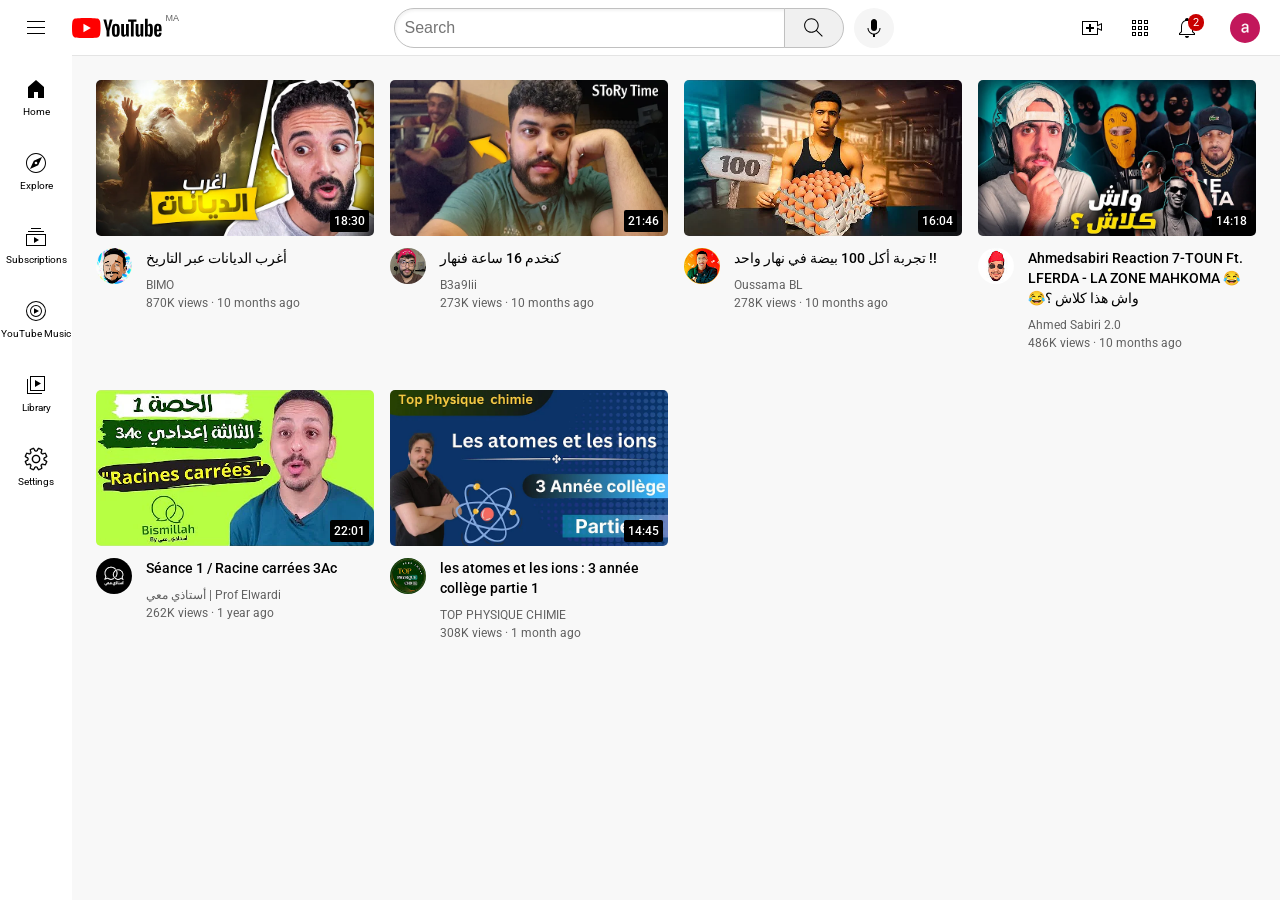
<file: index.html>
<!DOCTYPE html>
<html lang="en">
    <head>
      <title>Example of Youtube</title>

      <link rel="preconnect" href="https://fonts.googleapis.com">
      <link rel="preconnect" href="https://fonts.gstatic.com" crossorigin>
      <link href="https://fonts.googleapis.com/css2?family=Roboto:wght@500&display=swap" rel="stylesheet">

          <link rel="stylesheet" href="general.css">
          <link rel="stylesheet" href="header.css">
          <link rel="stylesheet" href="video.css">
          <link rel="stylesheet" href="sidebar.css">

    </head>
    <body>

      <header class="header">
        <div class="left-section">
          <img 
          class="hamburger-menu" 
          src="hamburger-menu.svg" alt="Menu">

      <div class="ma-icon-container">
        <a href="https://www.youtube.com">  
          <img 
          class="youtube-logo" 
          src="youtube-logo.svg" alt="YouTube Logo">
        </a>
          <div class="ma-count">MA</div>
      </div>

        </div>
        <div class="middle-section">
          <input class="search-bar" type="text" 
          placeholder="Search">
          <button class="search-button">
            <img class="search-icon" 
            src="search.svg" alt="Search">
            <div class="tooltip">Search</div>
          </button>
          <!-- Put position absolute inside
           position relative -->
          <button class="voice-search-button">
            <img class="voice-search-icon" src="voice-search-icon.svg" alt="Voice Search">
            <div class="tooltip">Search with your voice</div>
          </button>
        </div>
        <div class="right-section">
          <div class="upload-icon-container">
            <img class="upload-icon"
             src="upload.svg" alt="Upload">
             <div class="tooltip">Create</div>
          </div>
          <div class="youtube-apps-container">
            <img class="youtube-apps-icon" src="youtube-apps.svg" alt="YouTube Apps">
            <div class="tooltip">YouTube-Apps</div>
          </div>
          <div class="youtube-apps-container">
            <img class="notifications-icon" src="notifications.svg" alt="Notifications">
            <div class="notifications-count">2</div>
            <div class="tooltip">Notifications</div>
          </div>
          <div class="notifications-icon-container">            
          </div>
          <img class="current-user-picture" src="anass.jpg" alt="User Picture">
        </div>
      </header>

      <nav class="sidebar">
        <div class="sidebar-link">
          <img src="home.svg" alt="Home">
          <div>Home</div>
        </div>
        <div class="sidebar-link">
          <img src="explore.svg" alt="Explore">
          <div>Explore</div>
        </div>
        <div class="sidebar-link">
          <img src="subscriptions.svg" alt="Subscriptions">
          <div>Subscriptions</div>
        </div>
        <div class="sidebar-link">
          <img src="youtube-music.svg" alt="YouTube Music">
          <div>YouTube Music</div>
        </div>
        <div class="sidebar-link">
          <img src="library.svg" alt="Library">
          <div>Library</div>
        </div>
        <div class="sidebar-link">
          <img src="youtube_Settings.png" alt="Settings">
          <div>Settings</div>
        </div>
      </nav>

        <main>
          <section class="video-grid">
            <div class="video-preview">
              <div class="thumbnail-row">
                
                <a href="https://www.youtube.com/watch?v=pPdj4VUoa48">
                  <img class="thumbnail" 
                  src="bimo.webp" alt="BIMO Thumbnail">
                  <div class="video-time">
                </a>
                  18:30
                </div>
                </div>
                  <div class="video-info-grid">
                    <div class="channel-picture">
                  <img class="profile-picture" src="channels4_profile.jpg" alt="BIMO Profile">
                    </div>
                  <div class="video-info">  
                <p class="video-title">
                  أغرب الديانات عبر التاريخ
                </p>
                <p class="video-author">
                  BIMO
                </p>
                <p class="video-stats">
                  870K views &#183; 10 months ago
                </p>
                </div>
              </div>
            </div>
            <div class="video-preview">
              <div class="thumbnail-row">
                <a href="https://www.youtube.com/watch?v=a5K91Dg4tZY">
                  <img class="thumbnail" 
                  src="b3a9lii.webp" alt="B3a9lii Thumbnail">
                </a>
                <div class="video-time">21:46</div>
                </div>
                  <div class="video-info-grid">
                    <div class="channel-picture">
                  <img class="profile-picture" src="channel-4.jpeg" alt="B3a9lii Profile">
                    </div>
                  <div class="video-info">  
                <p class="video-title">
                   كنخدم 16 ساعة فنهار 
                </p>
                <p class="video-author">
                  B3a9lii      
                </p>
                <p class="video-stats">
                  273K views &#183; 10 months ago 
                </p>
                </div>
              </div>
            </div>
        
            <div class="video-preview">
              <div class="thumbnail-row">
                <a href="https://www.youtube.com/watch?v=WLk33FwYXmI">
                  <img class="thumbnail" 
                  src="oussama-bl.webp" alt="Oussama BL Thumbnail">
                </a>
                <div class="video-time">16:04</div>
                </div>
                  <div class="video-info-grid">
                    <div class="channel-picture">
                  <img class="profile-picture" src="unnamed.jpg" >
                    </div>
                  <div class="video-info">  
                <p class="video-title">
                  تجربة أكل 100 بيضة في نهار واحد !!
                </p>
                <p class="video-author">
                  Oussama BL
                </p>
                <p class="video-stats">
                  278K views &#183; 10 months ago
                </p>
                </div>
              </div>
            </div>
            <div class="video-preview">
              <div class="thumbnail-row">
                <a href="https://www.youtube.com/watch?v=-rcCFfJajO8">
                  <img class="thumbnail" 
                  src="sabiri a.webp" alt="Ahmed Sabiri 2.0 Thumbnail">
                </a>
                  <div class="video-time">14:18</div>
                </div>
                  <div class="video-info-grid">
                    <div class="channel-picture">
                  <img class="profile-picture" src="sabiri-channel.jpg" alt="Ahmed Sabiri 2.0 Profile">
                    </div>
                  <div class="video-info">  
                <p class="video-title">
                  Ahmedsabiri Reaction 7-TOUN Ft. LFERDA - LA ZONE MAHKOMA 😂😂واش هذا كلاش ؟ 
                </p>
                <p class="video-author">
                  Ahmed Sabiri 2.0      
                </p>
                <p class="video-stats">
                  486K views &#183; 10 months ago 
                 </p>
                </div>
              </div>
            </div>
        
            <div class="video-preview">
              <div class="thumbnail-row">
                <a href="https://www.youtube.com/watch?v=r-Jg_N183o0">
                  <img class="thumbnail" 
                  src="ostadi ma3i.webp" alt="Ostadi Ma3i Thumbnail">
                </a>
                  <div class="video-time">22:01</div>
                </div>
                  <div class="video-info-grid">
                    <div class="channel-picture">
                  <img class="profile-picture" src="ostadi.jpg" alt="Ostadi Ma3i Profile">
                    </div>
                  <div class="video-info">  
                <p class="video-title">
                  Séance 1 / Racine carrées 3Ac 
                </p>
                <p class="video-author">
                  أستاذي معي | Prof Elwardi
                </p>
                <p class="video-stats">
                  262K views &#183; 1 year ago
                </p>
                </div>
              </div>
            </div>
            <div class="video-preview">
              <div class="thumbnail-row">
                <a href="https://www.youtube.com/watch?v=JGBApDyxMQI">
                  <img class="thumbnail" 
                  src="top.webp" alt="Top Physique Chimie Thumbnail">
                </a>
                <div class="video-time">14:45</div>
                </div>
                  <div class="video-info-grid">
                    <div class="channel-picture">
                  <img class="profile-picture" src="top pc.jpg" alt="Top Physique Chimie Profile">
                    </div>
                  <div class="video-info">  
                <p class="video-title">
                  les atomes et les ions : 3 année collège partie 1
                </p>
                <p class="video-author">
                  TOP PHYSIQUE CHIMIE     
                </p>
                <p class="video-stats">
                  308K views &#183; 1 month ago
              </p>
            </div>
          </div>
        </div>
      </section>
    </main>
  </body>
</html>
</file>
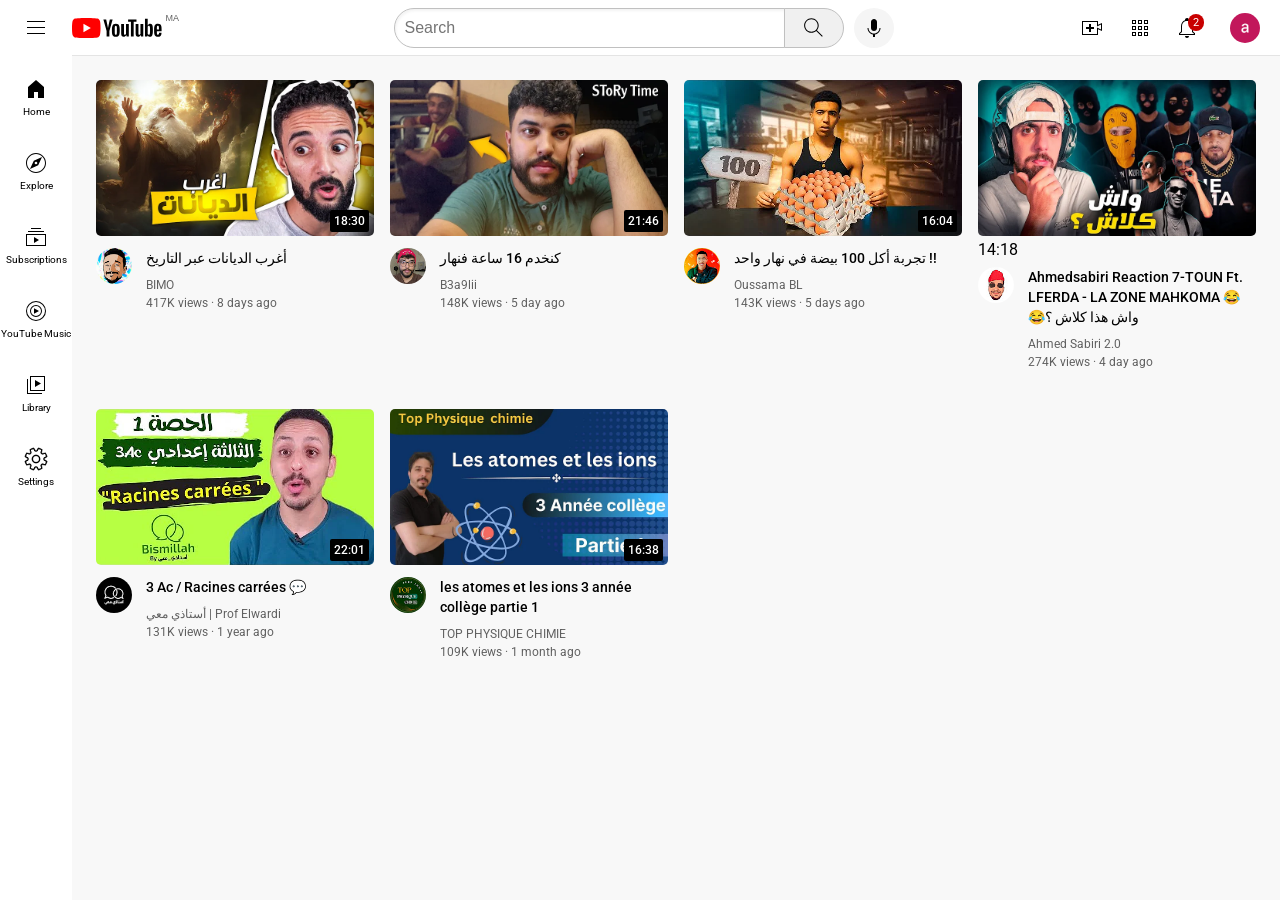
<file: youtubee.html>
<!DOCTYPE html>
<html lang="en">
    <head>
      <title>Example of Youtube</title>

      <link rel="preconnect" href="https://fonts.googleapis.com">
      <link rel="preconnect" href="https://fonts.gstatic.com" crossorigin>
      <link href="https://fonts.googleapis.com/css2?family=Roboto:wght@500&display=swap"
       rel="stylesheet">

          <link rel="stylesheet" href="general.css">
          <link rel="stylesheet" href="header.css">
          <link rel="stylesheet" href="video.css">
          <link rel="stylesheet" href="sidebar.css">

    </head>
    <body>

      <header class="header">
        <div class="left-section">
          <img 
          class="hamburger-menu" 
          src="hamburger-menu.svg" alt="Menu">

      <div class="ma-icon-container">
          <img 
          class="youtube-logo" 
          src="youtube-logo.svg" alt="YouTube Logo">
          <div class="ma-count">MA</div>
      </div>

        </div>
        <div class="middle-section">
          <input class="search-bar" type="text" 
          placeholder="Search">
          <button class="search-button">
            <img class="search-icon" 
            src="search.svg" alt="Search">
            <div class="tooltip">Search</div>
          </button>
          <!-- Put position absolute inside
           position relative -->
          <button class="voice-search-button">
            <img class="voice-search-icon" src="voice-search-icon.svg" alt="Voice Search">
            <div class="tooltip">Search with your voice</div>
          </button>
        </div>
        <div class="right-section">
          <div class="upload-icon-container">
            <img class="upload-icon"
             src="upload.svg" alt="Upload">
             <div class="tooltip">Create</div>
          </div>
          <div class="youtube-apps-container">
            <img class="youtube-apps-icon" src="youtube-apps.svg" alt="YouTube Apps">
            <div class="tooltip">YouTube-Apps</div>
          </div>
          <div class="youtube-apps-container">
            <img class="notifications-icon" src="notifications.svg" alt="Notifications">
            <div class="notifications-count">2</div>
            <div class="tooltip">Notifications</div>
          </div>
          <div class="notifications-icon-container">            
          </div>
          <img class="current-user-picture" src="anass.jpg" alt="User Picture">
        </div>
      </header>

      <nav class="sidebar">
        <div class="sidebar-link">
          <img src="home.svg" alt="Home">
          <div>Home</div>
        </div>
        <div class="sidebar-link">
          <img src="explore.svg" alt="Explore">
          <div>Explore</div>
        </div>
        <div class="sidebar-link">
          <img src="subscriptions.svg" alt="Subscriptions">
          <div>Subscriptions</div>
        </div>
        <div class="sidebar-link">
          <img src="youtube-music.svg" alt="YouTube Music">
          <div>YouTube Music</div>
        </div>
        <div class="sidebar-link">
          <img src="library.svg" alt="Library">
          <div>Library</div>
        </div>
        <div class="sidebar-link">
          <img src="youtube_Settings.png" alt="Settings">
          <div>Settings</div>
        </div>
      </nav>

        <main>
          <section class="video-grid">
            <div class="video-preview">
              <div class="thumbnail-row">
                <img class="thumbnail" 
                src="bimo.webp" alt="BIMO Thumbnail">
                <div class="video-time">
                  18:30
                </div>
                </div>
                  <div class="video-info-grid">
                    <div class="channel-picture">
                  <img class="profile-picture" src="channels4_profile.jpg" alt="BIMO Profile">
                    </div>
                  <div class="video-info">  
                <p class="video-title">
                  أغرب الديانات عبر التاريخ
                </p>
                <p class="video-author">
                  BIMO
                </p>
                <p class="video-stats">
                  417K views &#183; 8 days ago
                </p>
                </div>
              </div>
            </div>
            <div class="video-preview">
              <div class="thumbnail-row">
                <img class="thumbnail" 
                src="b3a9lii.webp" alt="B3a9lii Thumbnail">
                <div class="video-time">21:46</div>
                </div>
                  <div class="video-info-grid">
                    <div class="channel-picture">
                  <img class="profile-picture" src="channel-4.jpeg" alt="B3a9lii Profile">
                    </div>
                  <div class="video-info">  
                <p class="video-title">
                   كنخدم 16 ساعة فنهار 
                </p>
                <p class="video-author">
                  B3a9lii      
                </p>
                <p class="video-stats">
                  148K views &#183; 5 day ago 
                </p>
                </div>
              </div>
            </div>
        
            <div class="video-preview">
              <div class="thumbnail-row">
                <img class="thumbnail" 
                src="oussama-bl.webp" alt="Oussama BL Thumbnail">
                <div class="video-time">16:04</div>
                </div>
                  <div class="video-info-grid">
                    <div class="channel-picture">
                  <img class="profile-picture" src="unnamed.jpg" >
                    </div>
                  <div class="video-info">  
                <p class="video-title">
                  تجربة أكل 100 بيضة في نهار واحد !!
                </p>
                <p class="video-author">
                  Oussama BL
                </p>
                <p class="video-stats">
                  143K views &#183; 5 days ago
                </p>
                </div>
              </div>
            </div>
            <div class="video-preview">
              <div class="thumbnail-row">
                <img class="thumbnail" 
                src="sabiri a.webp" alt="Ahmed Sabiri 2.0 Thumbnail">
                <div class="video-t ime">14:18</div>
                </div>
                  <div class="video-info-grid">
                    <div class="channel-picture">
                  <img class="profile-picture" src="sabiri-channel.jpg" alt="Ahmed Sabiri 2.0 Profile">
                    </div>
                  <div class="video-info">  
                <p class="video-title">
                  Ahmedsabiri Reaction 7-TOUN Ft. LFERDA - LA ZONE MAHKOMA 😂😂واش هذا كلاش ؟ 
                </p>
                <p class="video-author">
                  Ahmed Sabiri 2.0      
                </p>
                <p class="video-stats">
                  274K views &#183; 4 day ago 
                 </p>
                </div>
              </div>
            </div>
        
            <div class="video-preview">
              <div class="thumbnail-row">
                <img class="thumbnail" 
                src="ostadi ma3i.webp" alt="Ostadi Ma3i Thumbnail">
                <div class="video-time">22:01</div>
                </div>
                  <div class="video-info-grid">
                    <div class="channel-picture">
                  <img class="profile-picture" src="ostadi.jpg" alt="Ostadi Ma3i Profile">
                    </div>
                  <div class="video-info">  
                <p class="video-title">
                  3 Ac / Racines carrées 💬
                </p>
                <p class="video-author">
                  أستاذي معي | Prof Elwardi
                </p>
                <p class="video-stats">
                  131K views &#183; 1 year ago
                </p>
                </div>
              </div>
            </div>
            <div class="video-preview">
              <div class="thumbnail-row">
                <img class="thumbnail" 
                src="top.webp" alt="Top Physique Chimie Thumbnail">
                <div class="video-time">16:38</div>
                </div>
                  <div class="video-info-grid">
                    <div class="channel-picture">
                  <img class="profile-picture" src="top pc.jpg" alt="Top Physique Chimie Profile">
                    </div>
                  <div class="video-info">  
                <p class="video-title">
                  les atomes et les ions 3 année collège partie 1
                </p>
                <p class="video-author">
                  TOP PHYSIQUE CHIMIE     
                </p>
                <p class="video-stats">
                  109K views &#183; 1 month ago
              </p>
            </div>
          </div>
        </div>
      </section>
    </main>
  </body>
</html>
</file>
<file: general.css>
p {
  margin-bottom: 0;
  margin-top: 0;
}

body {
  /* This style below will be inherited */
  font-family: Roboto, Arial;
  margin: 0;
  padding-top: 80px;
  padding-left: 96px;
  padding-right: 24px;
  background-color: rgb( 248, 248, 248);
}
</file>
<file: header.css>
.header {
    height: 55px;

    display: flex;
    flex-direction: row;
    justify-content: space-between;

    position: fixed;
    top: 0;
    right: 0;
    left: 0;

    z-index: 100;

    background-color: white;
    border-bottom-width: 1px;
    border-bottom-style: solid;
    border-bottom-color: rgb(228, 228, 228);

}

.left-section {
    display: flex;
    align-items: center;
}

.hamburger-menu {
    height: 24px;
    margin-left: 24px;
    margin-right: 24px;
    cursor: pointer;
}

.youtube-logo {
    height: 20px;
    cursor: pointer;
}


.middle-section {
    flex: 1;
    margin-left: 70px;
    margin-right: 25px;
    max-width: 500px;
    display: flex;
    align-items: center;
}

.search-bar {
    flex: 1;
    height: 36px;
    width: 0;
    padding-left: 10px;
    font-size: 16px;
    border-width: 1px;
    border-style: solid;
    border-color: rgb( 192, 192, 192);
    border-radius: 20px 0 0 20px;
    box-shadow: inset 1px 2px 3px
    rgba( 0, 0, 0, 0.05);
}

.search-bar::placeholder {
    font-size: 16px;
}

.search-button {
    height: 40px;
    width: 60px;
    background-color: rgb( 240, 240, 240);
    border: 1px solid rgb( 192, 192, 192);
    margin-left: -1px;
    border-radius: 0 20px 20px 0;
    margin-right: 10px;
    cursor: pointer;
}


.search-button,
.voice-search-button,
.upload-icon-container,
.youtube-apps-container {
    display: flex;
    justify-content: center;
    align-items: center;
    position: relative;
}

.search-button .tooltip,
.voice-search-button .tooltip,
.upload-icon-container .tooltip,
.youtube-apps-container .tooltip {
    position: absolute;
    background-color: gray;
    color: white;
    padding-top: 5px;
    padding-bottom: 5px;
    padding-left: 5px;
    padding-right: 5px;
    border-radius: 2px;
    font-size: 12px;
    bottom: -30px;
    opacity: 0;
    transition: opacity 0.15s;
    pointer-events: none;
    white-space: nowrap;
}

.search-button:hover .tooltip,
.voice-search-button:hover .tooltip,
.upload-icon-container:hover .tooltip,
.youtube-apps-container:hover .tooltip {
    opacity: 1;
}

.search-icon {
    height: 25px;
}

.voice-search-button {
    height: 40px;
    width: 40px;
    border-radius: 20px;
    border: none;
    background:rgb( 245, 245, 245);
    cursor: pointer;
}

.voice-search-icon {
    height: 24px;
}

.right-section {
    width: 180px;
    margin-right: 20px;
    display: flex;
    align-items: center;
    justify-content: space-between;
    flex-shrink: 0;

}

.upload-icon {
    height: 24px;
    cursor: pointer;
}

.youtube-apps-icon {
    height: 24px;
    cursor: pointer;
}

.notifications-icon {
    height: 24px;
    cursor: pointer;
}

.notifications-icon-container {
    position: relative;
    margin-top: 5px;
}

.notifications-count {
    position: absolute;
    top: -2px;
    right: -5px;
    background-color: rgb(200, 0, 0);
    color: white;
    font-size: 11px;
    padding-left: 5px;
    padding-right: 5px;
    padding-top: 2px;
    padding-bottom: 2px;
    border-radius: 10px;
    cursor: pointer;
    margin-left: -16px;
}

.ma-icon-container {
    position: relative;
    margin-top: 5px;
}

.ma-count {
    position: absolute;
    top: -5px;
    right: -17px;
    font-size: 9px;
    color: #606060;
    font-family: Arial;
}

.current-user-picture {
   height: 30px;
   border-radius: 16px;
   cursor: pointer;
   margin-left: -16px;
}
</file>
<file: video.css>
.thumbnail {
  width: 100%;
  border-radius: 5px;
  cursor: pointer;
}


.video-title {
  margin-top: 0;
  font-size: 14px;
  font-weight: 500;
  line-height: 20px;
  margin-bottom: 10px;
}


.video-info-grid {
  display: grid;
  grid-template-columns: 50px 1fr;
  cursor: pointer;
}

.profile-picture {
  width: 36px;
  border-radius: 50px;
  cursor: pointer;
}

.thumbnail-row {
  margin-bottom: 8px;
  position: relative;
}

.video-author {
  font-size: 12px;
  color: rgb(96, 96, 96);
  margin-bottom: 4px;
  cursor: pointer;
}

.video-stats {
  font-size: 12px;
  color: rgb(96, 96, 96);
  cursor: pointer;
}

.video-grid {
  display: grid;
  grid-template-columns: 1fr 1fr 1fr;
  column-gap: 16px;
  row-gap: 40px;
}


@media (max-width: 750px) {
  .video-grid {
    grid-template-columns: 1fr 1fr;
  }
}

@media (min-width: 751px) and (max-width: 999px) {
  .video-grid {
    grid-template-columns: 1fr 1fr 1fr;
  }
}


@media (min-width: 1000px) {
  .video-grid {
    grid-template-columns: 1fr 1fr 1fr 1fr;
  }
}


.video-time {
  font-size: 12px;
  font-weight: 500;
  padding: 4px;
  border-radius: 2px;
  background-color: black;
  color: white;
  position: absolute;
  bottom: 8px;
  right: 5px;
  cursor: pointer;
}
</file>
<file: sidebar.css>
.sidebar {
    position: fixed;
    left: 0;
    bottom: 0;
    top: 55px;
    background-color: white;
    width: 72px;
    padding-top: 5px;
    z-index: 200;
}

.sidebar-link {
    height: 74px;
    display: flex;
    justify-content: center;
    align-items: center;
    flex-direction: column;
    cursor: pointer;
}

.sidebar-link:hover {
    background-color: rgb(235, 235, 235);
    border-radius: 4px;
}

.sidebar-link img {
    height: 24px;
    margin-bottom: 5px;
}

.sidebar-link div {
    font-family: Roboto, Arial;
    font-size: 10px;
}
</file>
